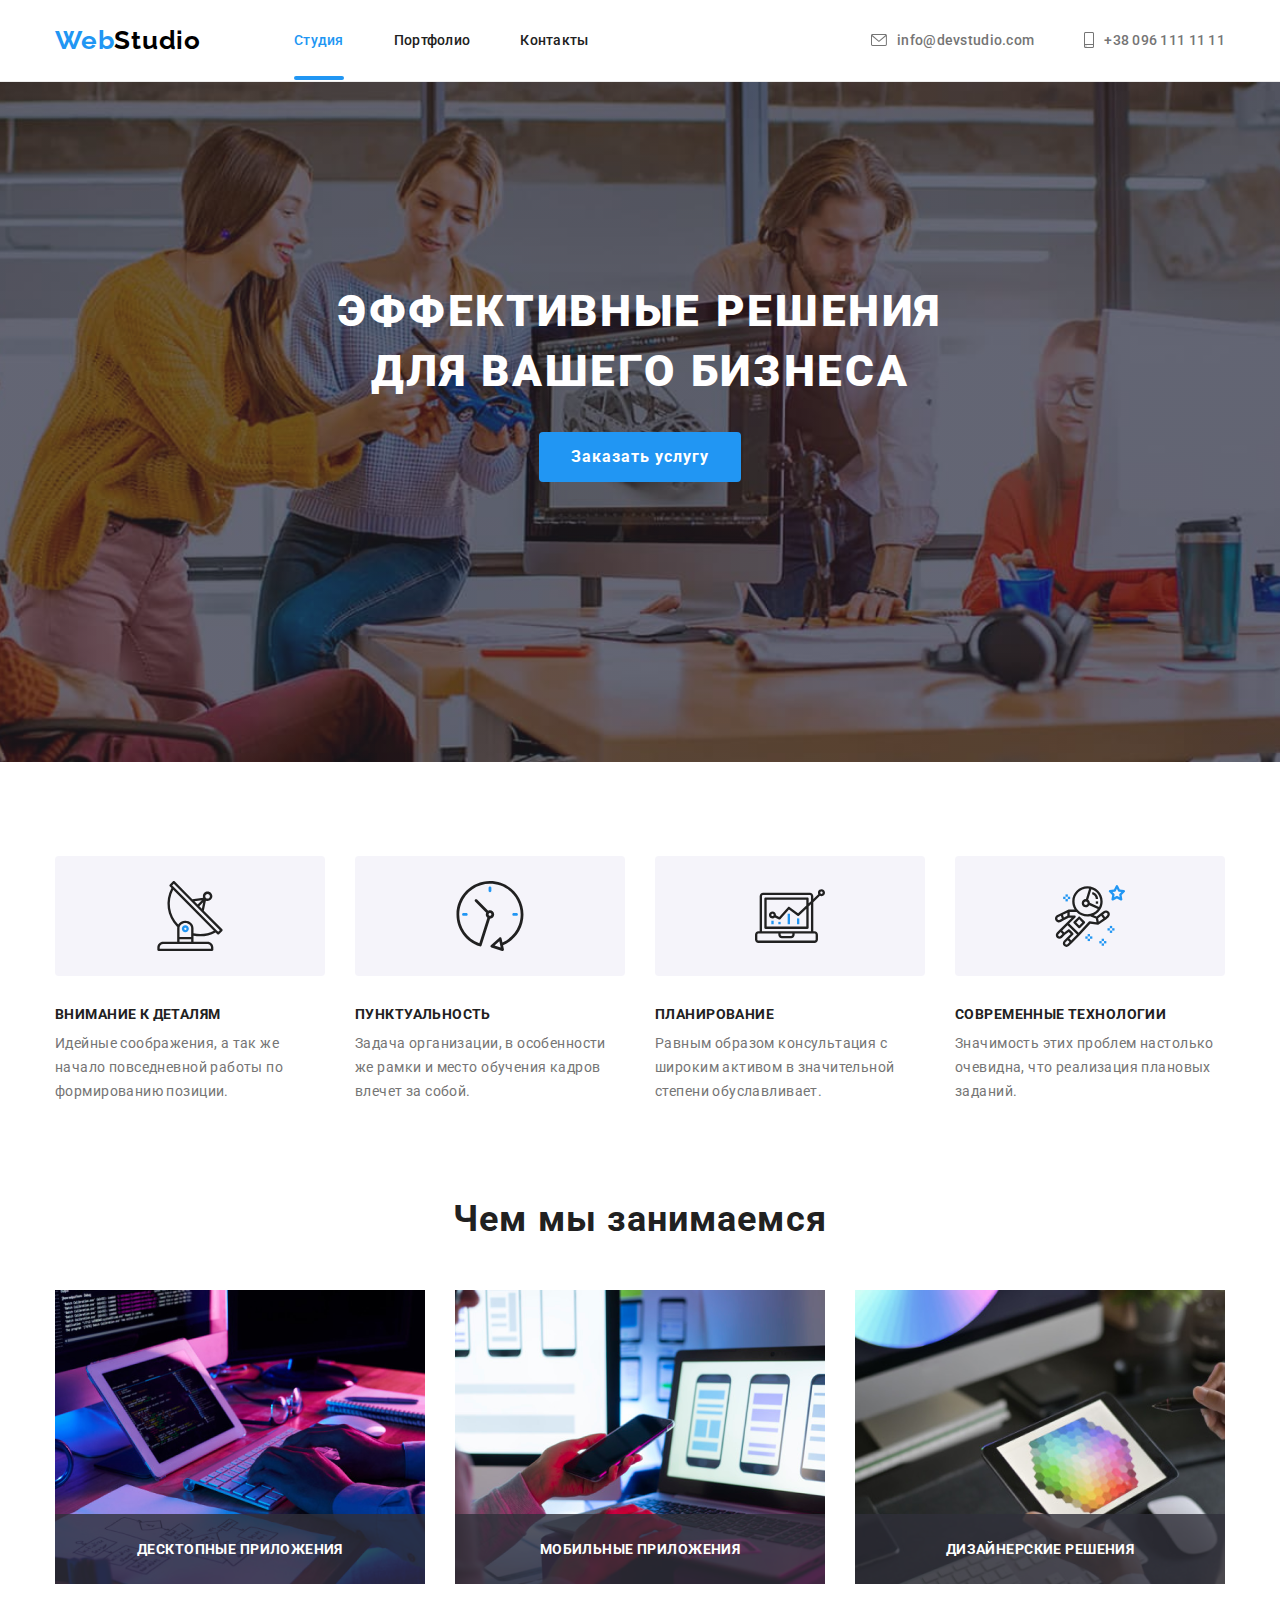
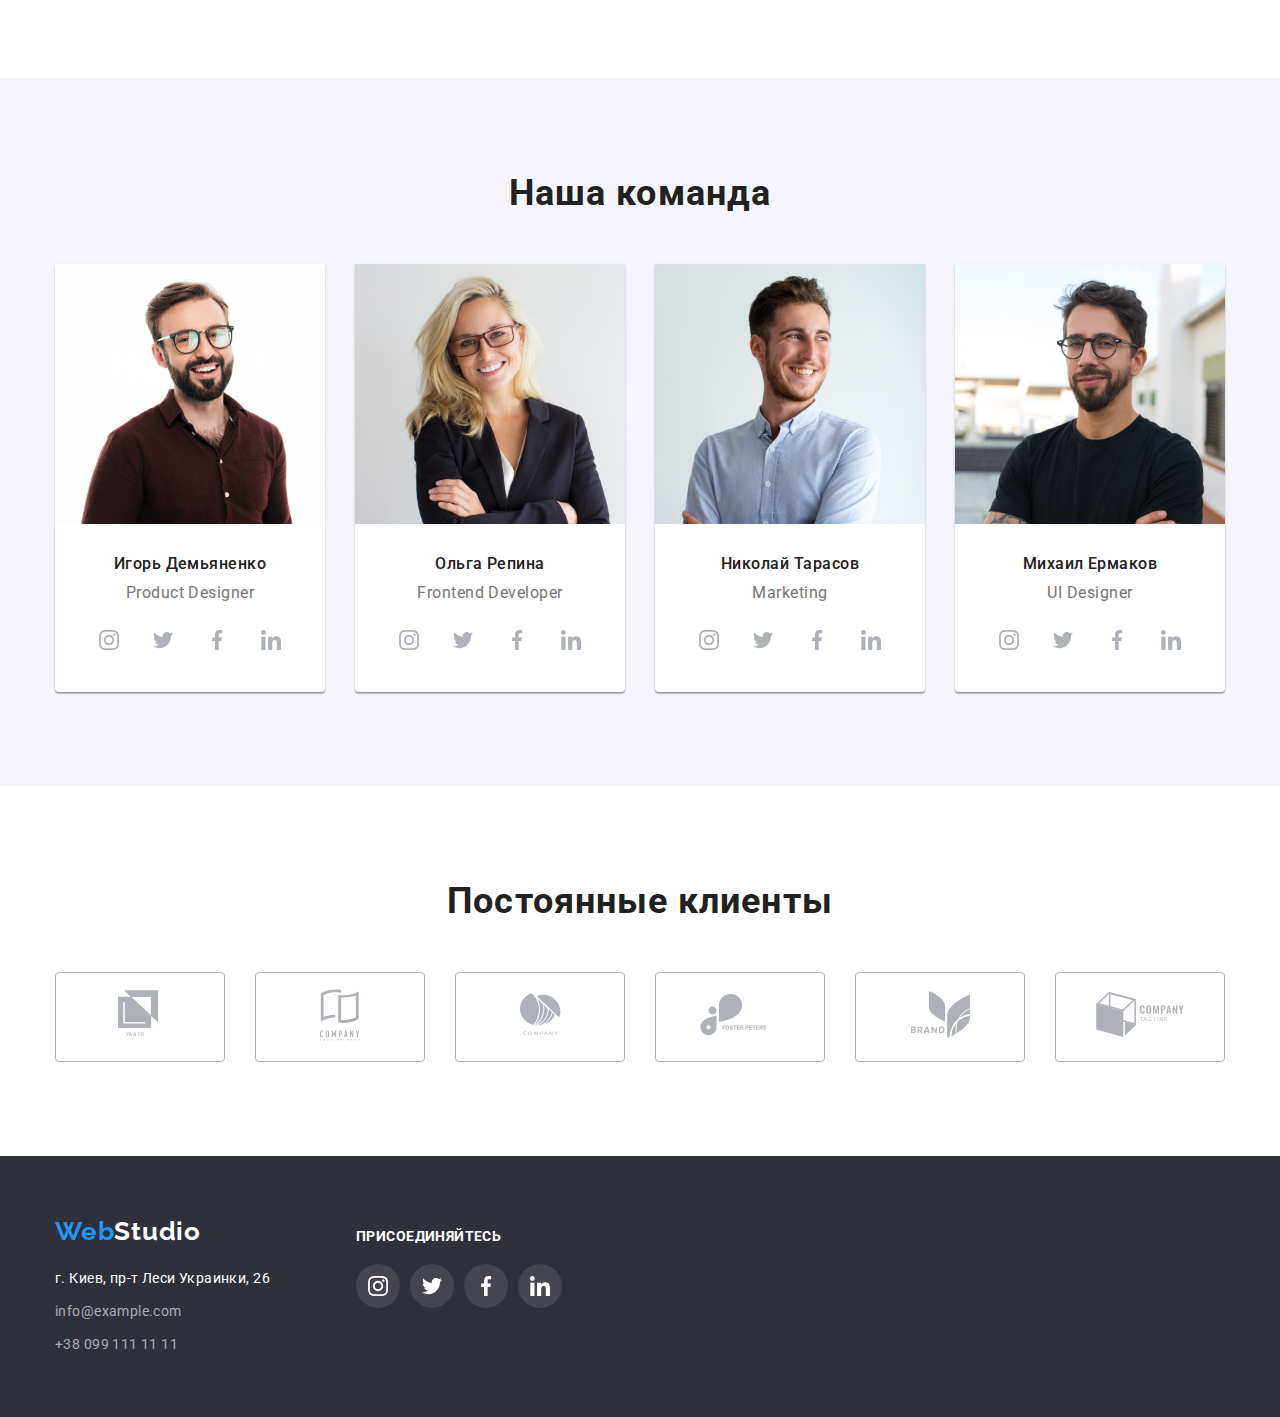
<file: index.html>
<!DOCTYPE html>
<html lang="ru">
<head>
    <meta charset="UTF-8">
    <meta name="viewport" content="width=device-width, initial-scale=1.0">
    <title>WebStudio</title>
    <link rel="preconnect" href="https://fonts.gstatic.com">
    <link href="https://fonts.googleapis.com/css2?family=Raleway:wght@700&family=Roboto:wght@400;500;700;900&display=swap"
        rel="stylesheet">
    <link rel="stylesheet" href="https://cdnjs.cloudflare.com/ajax/libs/modern-normalize/1.0.0/modern-normalize.min.css" />
    <link rel="stylesheet" href="https://cdnjs.cloudflare.com/ajax/libs/animate.css/4.1.1/animate.min.css" />
    <link rel="stylesheet" href="./css/style.css">
</head>
<body>
    <!-- Шапка сайта -->
    <header class="header">
        <div class="container">
            <nav class="site-nav">
            <a href="./index.html" lang="en" aria-label="logo" class="logo list"><span class="logo-wrap">Web</span>Studio</a>
            <ul class="site-nav-items list">
                <li class="site-nav-item"><a href="./index.html" class="site-nav-link"><span class="active-page">Студия</span></a></li>
                <li class="site-nav-item"><a href="./portfolio.html" class="site-nav-link">Портфолио</a></li>
                <li class="site-nav-item"><a href="" class="site-nav-link">Контакты</a></li>
            </ul>
            </nav>
        <!-- Контакты -->
            <address class="nav-adress">
            <ul class="contacts list">
                <li class="nav-contacts-item">
                   <div class="contacts-container">
                    <a href="mailto:info@devstudio.com" class="site-nav-contacts icons">
                            <svg class="mail-icon">
                                <use href="./img/sprite.svg#icon-envelope"></use>
                            </svg>
                        info@devstudio.com</a>
                    </div>
                </li>

                <li class="nav-contacts-item">
                    <div class="contacts-container">
                    <a href="tel:+380961111111" class="site-nav-contacts">
                    <svg class="mail-icon tel">
                        <use href="./img/sprite.svg#icon-smartphone"></use>
                    </svg>
                    +38 096 111 11 11</a>
                    </div>
                </li>
            </ul>
            </address>
        </div>
    </header>
<!-- Основной контент -->
    <main>
        <!-- Герой -->
        <section class="hero">
            <div class="container">
                <h1 class="hero-text">Эффективные решения для вашего бизнеса</h1>
                <button type="button" class="hero-btn  animate__pulse" data-modal-open>Заказать услугу</button>
            </div>
        </section>

        <!-- Преимущества-->
        <section class="advantages section">
            <div class="container ">
            <h2 class="visually-hidden">Преимущества</h2>
            <ul class="list advantages-list">
                <li class="advantages-items icon-antenna">
                    <h3 class="advantages-items-title">Внимание к деталям</h3>
                    <p class="advantages-items-text">Идейные соображения, а так же<br> начало повседневной работы по<br> формированию позиции.</p>
                </li>
                <li class="advantages-items icon-clock">
                    <h3 class="advantages-items-title">Пунктуальность</h3>
                    <p class="advantages-items-text">Задача организации, в особенности<br> же рамки и место обучения кадров<br> влечет за собой.</p>
                </li>
                <li class="advantages-items icon-daigram">
                    <h3 class="advantages-items-title">Планирование</h3>
                    <p class="advantages-items-text">Равным образом консультация с<br> широким активом в значительной<br> степени обуславливает.</p>
                </li>
                <li class="advantages-items icon-astronaut">
                    <h3 class="advantages-items-title">Современные технологии</h3>
                    <p class="advantages-items-text">Значимость этих проблем настолько<br> очевидна, что реализация плановых<br> заданий.</p>
                </li>
            </ul>
            </div>
        </section>
        <!-- Виды деятельности  -->
        <section class="activity">
            <div class="container">
            <h2 class="activity-title">Чем мы занимаемся</h2>
            <ul class="list activity-list">
                <li class="activity-item">
                    <img src="./img/note.png" alt="Печать на ноутбуке" width="370" height="294">
                    <p class="activity-text">Десктопные приложения</p>
                </li>
                <li class="activity-item"><img src="./img/tel.png" alt="Просмотр телефона" width="370" height="294">
                    <p class="activity-text">Мобильные приложения</p>
                </li>
                <li class="activity-item"><img src="./img/tablet.png" alt="Просмотр планшета" width="370" height="294">
                    <p class="activity-text">Дизайнерские решения</p>
                </li>
            </ul>
            </div>
        </section>

        <!-- Наша команда -->
        <section class="team section">
            <div class="container ">
            <h2 class="team-title">Наша команда</h2>
                <div class="team-items">
                <ul class="list team-list">
                <li class="team-subtitle">
                    <img src="./img/team1.jpg" alt="Фото Игорь Демьяненко" width="270" height="260">
                    <div class="team-container">
                    <h3 class="team-name">Игорь Демьяненко</h3>
                    <p lang="en" class="team-prof">Product Designer</p>
                    <ul class="social-link list">
                        <li class="social-list"><a class="social-link-list" href="">
                            <svg class="social-list-icon">
                                <use href="./img/sprite.svg#icon-instagram-2"></use>
                            </svg>
                        </a></li>
                        <li class="social-list"><a class="social-link-list" href="">
                            <svg class="social-list-icon">
                                <use href="./img/sprite.svg#icon-twitter-1"></use>
                            </svg>
                        </a></li>
                        <li class="social-list"><a class="social-link-list" href="">
                            <svg class="social-list-icon">
                                <use href="./img/sprite.svg#icon-facebook-1"></use>
                            </svg>
                        </a></li>
                        <li class="social-list"><a class="social-link-list" href="">
                            <svg class="social-list-icon">
                                <use href="./img/sprite.svg#icon-linkedin-1"></use>
                            </svg>
                        </a></li>
                    </ul>
                    </div>
                </li>
                <li class="team-subtitle">
                    <img src="./img/team2.jpg" alt="Фото Ольга Репина" width="270" height="260">
                    <div class="team-container">
                    <h3 class="team-name">Ольга Репина</h3>
                    <p lang="en" class="team-prof">Frontend Developer</p>
                    <ul class="social-link list">
                        <li class="social-list"><a class="social-link-list" href="">
                                <svg class="social-list-icon">
                                    <use href="./img/sprite.svg#icon-instagram-2"></use>
                                </svg>
                            </a></li>
                        <li class="social-list"><a class="social-link-list" href="">
                                <svg class="social-list-icon">
                                    <use href="./img/sprite.svg#icon-twitter-1"></use>
                                </svg>
                            </a></li>
                        <li class="social-list"><a class="social-link-list" href="">
                                <svg class="social-list-icon">
                                    <use href="./img/sprite.svg#icon-facebook-1"></use>
                                </svg>
                            </a></li>
                        <li class="social-list"><a class="social-link-list" href="">
                                <svg class="social-list-icon">
                                    <use href="./img/sprite.svg#icon-linkedin-1"></use>
                                </svg>
                            </a></li>
                    </ul>
                    </div>
                </li>
                <li class="team-subtitle">
                    <img src="./img/team3.jpg" alt="Фото иколай Тарасовды" width="270" height="260">
                    <div class="team-container">
                    <h3 class="team-name">Николай Тарасов</h3>
                    <p lang="en" class="team-prof">Marketing</p>
                    <ul class="social-link list">
                        <li class="social-list"><a class="social-link-list" href="">
                                <svg class="social-list-icon">
                                    <use href="./img/sprite.svg#icon-instagram-2"></use>
                                </svg>
                            </a></li>
                        <li class="social-list"><a class="social-link-list" href="">
                                <svg class="social-list-icon">
                                    <use href="./img/sprite.svg#icon-twitter-1"></use>
                                </svg>
                            </a></li>
                        <li class="social-list"><a class="social-link-list" href="">
                                <svg class="social-list-icon">
                                    <use href="./img/sprite.svg#icon-facebook-1"></use>
                                </svg>
                            </a></li>
                        <li class="social-list"><a class="social-link-list" href="">
                                <svg class="social-list-icon">
                                    <use href="./img/sprite.svg#icon-linkedin-1"></use>
                                </svg>
                            </a></li>
                    </ul>
                    </div>
                </li>
                <li class="team-subtitle">
                    <img src="./img/team4.jpg" alt="Фото Михаил Ермаков" width="270" height="260">
                    <div class="team-container">
                    <h3 class="team-name">Михаил Ермаков</h3>
                    <p lang="en" class="team-prof">UI Designer</p>
                    <ul class="social-link list">
                        <li class="social-list"><a class="social-link-list" href="">
                                <svg class="social-list-icon">
                                    <use href="./img/sprite.svg#icon-instagram-2"></use>
                                </svg>
                            </a>
                        </li>
                        <li class="social-list"><a class="social-link-list" href="">
                                <svg class="social-list-icon">
                                    <use href="./img/sprite.svg#icon-twitter-1"></use>
                                </svg>
                            </a>
                        </li>
                        <li class="social-list"><a class="social-link-list" href="">
                                <svg class="social-list-icon">
                                    <use href="./img/sprite.svg#icon-facebook-1"></use>
                                </svg>
                            </a>
                        </li>
                        <li class="social-list"><a class="social-link-list" href="">
                                <svg class="social-list-icon">
                                    <use href="./img/sprite.svg#icon-linkedin-1"></use>
                                </svg>
                            </a>
                        </li>
                    </ul>
                    </div>
                </li>
                </ul>
                </div>
            </div>
        </section>

        <!-- Постоянные клиенты -->
        <section class="section">
            <div class="container">
            <h2 class="clients-title">Постоянные клиенты</h2>
            <ul class="clients-links list">
                <li class="clients-list">
                    <a class="clients-link-list" href="">
                         <svg class="clients-list-icon logo-1">
                            <use href="./img/sprite.svg#icon-logo-1"></use>
                         </svg>
                     </a>
                </li>
                
                <li class="clients-list"><a class="clients-link-list" href="">
                        <svg class="clients-list-icon logo-2">
                            <use href="./img/sprite.svg#icon-logo-2"></use>
                        </svg>
                    </a>
                </li>
                
                <li class="clients-list"><a class="clients-link-list" href="">
                        <svg class="clients-list-icon logo-3">
                            <use href="./img/sprite.svg#icon-logo-3"></use>
                        </svg>
                    </a>
                </li>
                
                <li class="clients-list"><a class="clients-link-list" href="">
                        <svg class="clients-list-icon logo-4">
                            <use href="./img/sprite.svg#icon-logo-4"></use>
                        </svg>
                    </a>
                </li>
                
                <li class="clients-list"><a class="clients-link-list" href="">
                        <svg class="clients-list-icon logo-5">
                            <use href="./img/sprite.svg#icon-logo-5"></use>
                        </svg>
                    </a>
                </li>
                
                <li class="clients-list"><a class="clients-link-list" href="">
                        <svg class="clients-list-icon logo-6">
                            <use href="./img/sprite.svg#icon-logo-6"></use>
                        </svg>
                    </a>
                </li>
            </ul>
            </div>
        </section>
    </main>

    <!-- Футер -->
    <footer class="footer">
        <div class="container">
            <div>
        <a href="./index.html" lang="en" aria-label="logo" class="logo logo-footer"><span class="logo-wrap">Web</span>Studio</a>
        <address class="footer-adress">
            <ul class="footer-items list">
                <li class="footer-item"><a href="https://goo.gl/maps/xtePZbkeU8jfwrnNA" target="_blank" class="footer-contacts map">г. Киев, пр-т Леси Украинки, 26</a></li>
                <li class="footer-item"><a href="mailto:info@example.com" class="footer-contacts">info@example.com</a></li>
                <li class="footer-item"><a href="tel:+380991111111" class="footer-contacts">+38 099 111 11 11</a></li>
            </ul>
        </address>
        </div>
        <div class="footer-social-links">
            <p class="footer-call">присоединяйтесь</p>
            <ul class="footer-link list">
                <li class="social-list"><a class="social-link-list" href="">
                        <svg class="social-list-icon">
                            <use href="./img/sprite.svg#icon-instagram-2"></use>
                        </svg>
                    </a></li>
                <li class="social-list"><a class="social-link-list" href="">
                        <svg class="social-list-icon">
                            <use href="./img/sprite.svg#icon-twitter-1"></use>
                        </svg>
                    </a></li>
                <li class="social-list"><a class="social-link-list" href="">
                        <svg class="social-list-icon">
                            <use href="./img/sprite.svg#icon-facebook-1"></use>
                        </svg>
                    </a></li>
                <li class="social-list"><a class="social-link-list" href="">
                        <svg class="social-list-icon">
                            <use href="./img/sprite.svg#icon-linkedin-1"></use>
                        </svg>
                    </a></li>
            </ul>
        </div>
        </div>
    </footer>

<!-- МОДАЛКА -->
    <div class="backdrop is-hidden" data-modal>
        <div class="modal">
            <button type="button" class="close-btn close" data-modal-close>
                <use href="./img/close-btn.svg"></use>
            </button>
        </div>
    </div>

    <script src="./js/modal.js"></script>
</body>
</html>
</file>
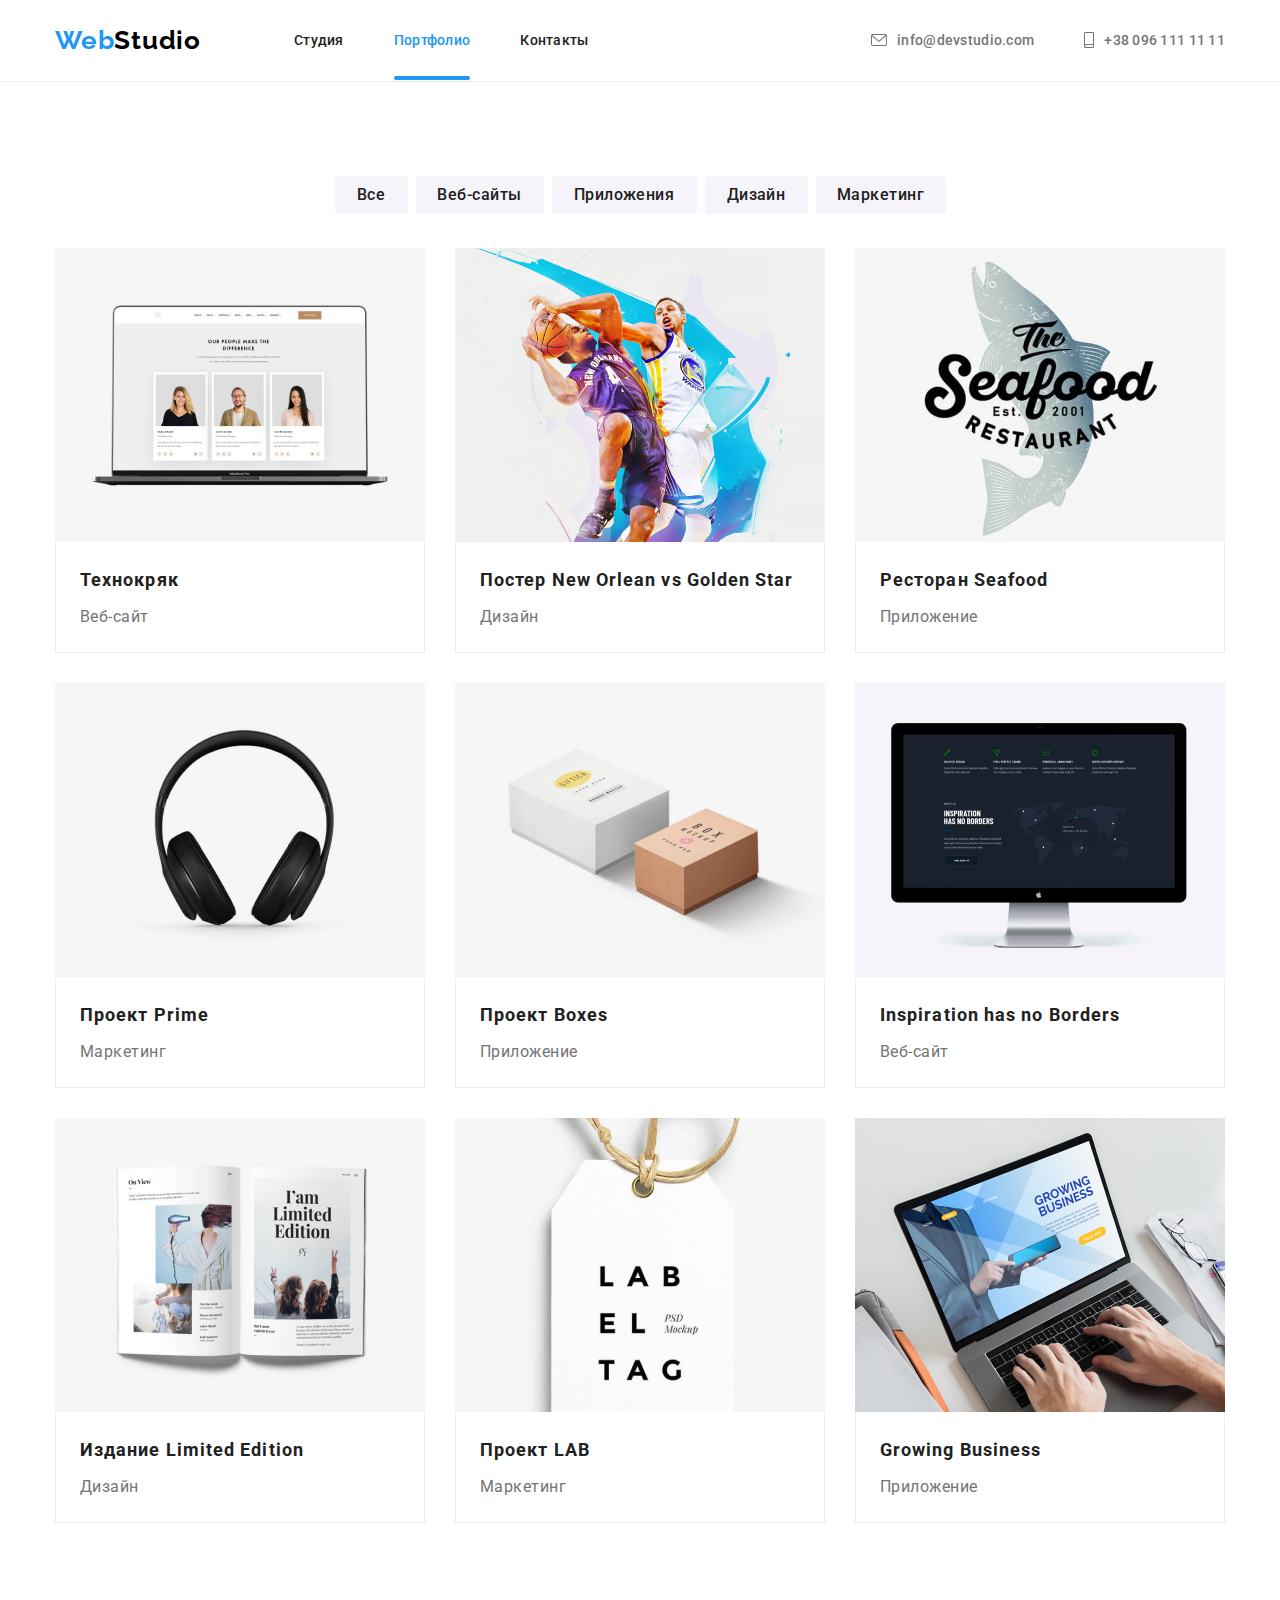
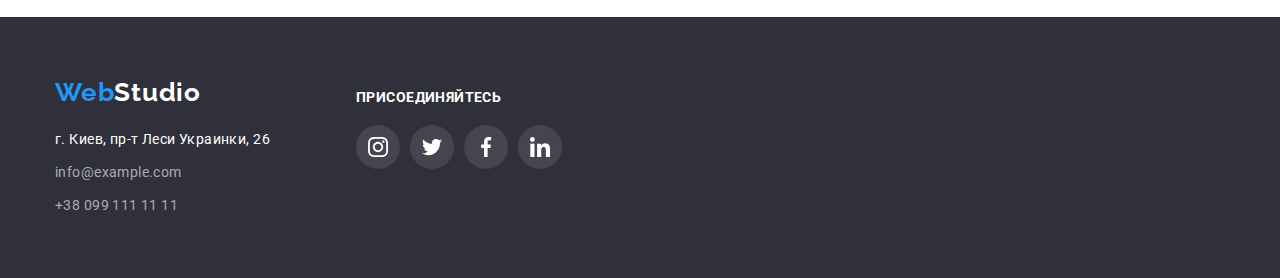
<file: portfolio.html>
<!DOCTYPE html>
<html lang="ru">

<head>
    <meta charset="UTF-8">
    <meta name="viewport" content="width=device-width, initial-scale=1.0">
    <title>WebStudio</title>
    <link rel="preconnect" href="https://fonts.gstatic.com">
    <link href="https://fonts.googleapis.com/css2?family=Raleway:wght@700&family=Roboto:wght@400;500;700;900&display=swap"
        rel="stylesheet">
    <link rel="stylesheet" href="https://cdnjs.cloudflare.com/ajax/libs/modern-normalize/1.0.0/modern-normalize.min.css" />
    <link rel="stylesheet" href="https://cdnjs.cloudflare.com/ajax/libs/animate.css/4.1.1/animate.min.css" />
    <link rel="stylesheet" href="./css/style.css">
</head>

<body>
    <!-- Шапка сайта -->
    <header class="header">
        <div class="container">
            <nav class="site-nav">
                <a href="./index.html" lang="en" aria-label="logo" class="logo list"><span
                        class="logo-wrap">Web</span>Studio</a>
                <ul class="site-nav-items list">
                    <li class="site-nav-item"><a href="./index.html" class="site-nav-link">Студия</a></li>
                    <li class="site-nav-item"><a href="./portfolio.html" class="site-nav-link"><span class="active-page">Портфолио</span></a></li>
                    <li class="site-nav-item"><a href="" class="site-nav-link">Контакты</a></li>
                </ul>
            </nav>
            <!-- Контакты -->
            <address class="nav-adress">
                <ul class="contacts list">
                    <li class="nav-contacts-item">
                        <div class="contacts-container">
                            <a href="mailto:info@devstudio.com" class="site-nav-contacts icons">
                                <svg class="mail-icon">
                                    <use href="./img/sprite.svg#icon-envelope"></use>
                                </svg>
                                info@devstudio.com</a>
                        </div>
                    </li>
            
                    <li class="nav-contacts-item">
                        <div class="contacts-container">
                            <a href="tel:+380961111111" class="site-nav-contacts">
                                <svg class="mail-icon tel">
                                    <use href="./img/sprite.svg#icon-smartphone"></use>
                                </svg>
                                +38 096 111 11 11</a>
                        </div>
                    </li>
                </ul>
            </address>
        </div>
    </header>
    <!-- Основной контент -->
    <main>
        <!-- Портофлио -->
        <section class="portfolio-section section">
            <div class="container">
            <h1 class="visually-hidden">Портофлио</h1>
            <!-- Кнопки портфолио -->
            <div class="filters-container">
            <ul class="filters list">
                <li class="filter-list"><button type="button" class="filters-btn btn-1">Все</button>
                <li class="filter-list"><button type="button" class="filters-btn btn-2">Веб-сайты</button>
                <li class="filter-list"><button type="button" class="filters-btn btn-3">Приложения</button>
                <li class="filter-list"><button type="button" class="filters-btn btn-4">Дизайн</button>
                <li class="filter-list"><button type="button" class="filters-btn btn-5">Маркетинг</button>
            </ul>
            </div>
            <!-- Примеры портофлио -->
            
            <ul class="list">
                <div class="first-portf-line">
                <li class="portfolio-examples"> 
                    <a href="" class="portfolio-link">
                    <div class="overlay-wrapper">
                        <img src="./img/portfolio/project1.png" alt="3 фото людей" width="370" height="294">
                        <p class="overlay">Технокряк это современная площадка распространения коронавируса. Компании используют эту платформу для цифрового
                        шпионажа и атак на защищённые сервера конкурентов.</p>
                    </div>
                    <div class="container-title">
                    <h2 class="portfolio-title">Технокряк</h2>
                    <p class="portfolio-text">Веб-сайт</p>
                    </div>
                    </a>
                </li>
                <li class="portfolio-examples">
                    <a href="" class="portfolio-link">
                        <div class="overlay-wrapper">
                            <img src="./img/portfolio/project2.png" alt="парни играют в баскетбол" width="370" height="294">
                            <p class="overlay">Технокряк это современная площадка распространения коронавируса. Компании используют эту платформу
                        для цифрового шпионажа и атак на защищённые сервера конкурентов.</p>
                        </div>
                    <div class="container-title">
                    <h2 class="portfolio-title">Постер New Orlean vs Golden Star</h2>
                    <p class="portfolio-text">Дизайн</p>
                    </div>
                    </a>
                </li>
                <li class="portfolio-examples">
                    <a href="" class="portfolio-link">
                        <div class="overlay-wrapper">
                            <img src="./img/portfolio/project3.png" alt="фото рыбный ресторан" width="370" height="294">
                            <p class="overlay">Технокряк это современная площадка распространения коронавируса. Компании используют эту платформу
                        для цифрового шпионажа и атак на защищённые сервера конкурентов.</p>
                        </div>
                    <div class="container-title">
                    <h2 class="portfolio-title">Ресторан Seafood</h2>
                    <p class="portfolio-text">Приложение</p>
                    </div>
                    </a>
                </li>
                </div>

                <div class="second-portf-line">
                <li class="portfolio-examples">
                    <a href="" class="portfolio-link">
                        <div class="overlay-wrapper">
                            <img src="./img/portfolio/project4.png" alt="наушники" width="370" height="294">
                            <p class="overlay">Технокряк это современная площадка распространения коронавируса. Компании используют эту платформу
                        для цифрового шпионажа и атак на защищённые сервера конкурентов.</p>
                        </div>
                    <div class="container-title">
                    <h2 class="portfolio-title">Проект Prime</h2>
                    <p class="portfolio-text">Маркетинг</p>
                    </div>
                    </a>
                </li>
                <li class="portfolio-examples">
                    <a href="" class="portfolio-link">
                        <div class="overlay-wrapper">
                            <img src="./img/portfolio/project5.png" alt="2 коробки" width="370" height="294">
                            <p class="overlay">Технокряк это современная площадка распространения коронавируса. Компании используют эту платформу
                        для цифрового шпионажа и атак на защищённые сервера конкурентов.</p>
                        </div>
                    <div class="container-title">
                    <h2 class="portfolio-title">Проект Boxes</h2>
                    <p class="portfolio-text">Приложение</p>
                    </div>
                    </a>
                </li>
                <li class="portfolio-examples">
                    <a href="" class="portfolio-link">
                        <div class="overlay-wrapper">
                            <img src="./img/portfolio/project6.png" alt="монитор" width="370" height="294">
                            <p class="overlay">Технокряк это современная площадка распространения коронавируса. Компании используют эту платформу
                        для цифрового шпионажа и атак на защищённые сервера конкурентов.</p>
                        </div>
                    <div class="container-title">
                    <h2 lang="en" class="portfolio-title">Inspiration has no Borders</h2>
                    <p class="portfolio-text">Веб-сайт</p>
                    </div>
                    </a>
                </li>
                </div>

                <div class="third-portf-line">
                <li class="portfolio-examples">
                    <a href="" class="portfolio-link">
                        <div class="overlay-wrapper">
                            <img src="./img/portfolio/project7.png" alt="расскрытая книга" width="370" height="294">
                            <p class="overlay">Технокряк это современная площадка распространения коронавируса. Компании используют эту платформу
                        для цифрового шпионажа и атак на защищённые сервера конкурентов.</p>
                        </div>
                    <div class="container-title">
                    <h2 class="portfolio-title">Издание Limited Edition</h2>
                    <p class="portfolio-text">Дизайн</p>
                    </div>
                    </a>
                </li>
                <li class="portfolio-examples">
                    <a href="" class="portfolio-link">
                        <div class="overlay-wrapper">
                            <img src="./img/portfolio/project8.png" alt="лейбл" width="370" height="294">
                            <p class="overlay">Технокряк это современная площадка распространения коронавируса. Компании используют эту платформу
                        для цифрового шпионажа и атак на защищённые сервера конкурентов.</p>
                        </div>
                    <div class="container-title">
                    <h2 class="portfolio-title">Проект LAB</h2>
                    <p class="portfolio-text">Маркетинг</p>
                    </div>
                    </a>
                </li>
                <li class="portfolio-examples">
                    <a href="" class="portfolio-link">
                        <div class="overlay-wrapper">
                            <img src="./img/portfolio/project9.png" alt="ноутбук" width="370" height="294">
                            <p class="overlay">Технокряк это современная площадка распространения коронавируса. Компании используют эту платформу
                        для цифрового шпионажа и атак на защищённые сервера конкурентов.</p>
                        </div>
                    <div class="container-title">
                    <h2 lang="en" class="portfolio-title">Growing Business</h2>
                    <p class="portfolio-text">Приложение</p>
                    </div>
                    </a>
                </li>
                </div>
            </ul>
        
            </div>
        </section>
    </main>

    <!-- Футер -->
    <footer class="footer">
        <div class="container">
            <div>
                <a href="./index.html" lang="en" aria-label="logo" class="logo logo-footer"><span
                        class="logo-wrap">Web</span>Studio</a>
                <address class="footer-adress">
                    <ul class="footer-items list">
                        <li class="footer-item"><a href="https://goo.gl/maps/xtePZbkeU8jfwrnNA" target="_blank"
                                class="footer-contacts map">г. Киев, пр-т Леси Украинки, 26</a></li>
                        <li class="footer-item"><a href="mailto:info@example.com" class="footer-contacts">info@example.com</a>
                        </li>
                        <li class="footer-item"><a href="tel:+380991111111" class="footer-contacts">+38 099 111 11 11</a></li>
                    </ul>
                </address>
            </div>
            <div class="footer-social-links">
                <p class="footer-call">присоединяйтесь</p>
                <ul class="footer-link list">
                    <li class="social-list"><a class="social-link-list" href="">
                            <svg class="social-list-icon">
                                <use href="./img/sprite.svg#icon-instagram-2"></use>
                            </svg>
                        </a></li>
                    <li class="social-list"><a class="social-link-list" href="">
                            <svg class="social-list-icon">
                                <use href="./img/sprite.svg#icon-twitter-1"></use>
                            </svg>
                        </a></li>
                    <li class="social-list"><a class="social-link-list" href="">
                            <svg class="social-list-icon">
                                <use href="./img/sprite.svg#icon-facebook-1"></use>
                            </svg>
                        </a></li>
                    <li class="social-list"><a class="social-link-list" href="">
                            <svg class="social-list-icon">
                                <use href="./img/sprite.svg#icon-linkedin-1"></use>
                            </svg>
                        </a></li>
                </ul>
            </div>
        </div>
    </footer>
</body>
</html>
</file>
<file: css/style.css>
:root {
  --main-font: "Roboto", sans-serif;
  --secondary-font: "Raleway", sans-serif;
  --main-color-black: #212121;
  --main-color-grey: #757575;
  --accent-color-blue: #2196f3;
  --secondary-color-black: #000000;
  --accent-color-white: #ffffff;
  --secondary-color-white-transparence: rgb(255, 255, 255, 0.6);
  --btn-hover-color: #188ce8;
  --footer-bcg: #2f303a;
  --header-bcg: #ffffff;
  --team-bcg: #f5f4fa;
  --portfolio-bcg-btn-color: #f5f4fa;
  --portfolio-bcg-cards-color: #eeeeee;
  --line-header: #ececec;
}

body {
  font-family: var(--main-font);
}

/* ========== COMPONENTS ========== */

.visually-hidden {
  position: absolute;
  width: 1px;
  height: 1px;
  margin: -1px;
  border: 0;
  padding: 0;
  white-space: nowrap;
  clip-path: inset(100%);
  overflow: hidden;
}

.list {
  list-style-type: none;
}

.active-page {
  color: var(--accent-color-blue);
}

h1,
h2,
h3,
h4,
h5,
h6,
p {
  margin: 0%;
}

ul {
  margin: 0%;
  padding: 0%;
}

img {
  display: block;
}

.container {
  width: 1200px;
  margin: auto;
  padding: 0 15px;
}

.section {
  padding-bottom: 94px;
  padding-top: 94px;
}

/* .animation:hover {
  transition: transform 5250ms;
  transition-timing-function: cubic-bezier(0.4, 0, 0.2, 1);
} */

/* ========== END COMPONENTS ========== */

/* ============================================== MAIN PAIGE =========================================================== */

/* ========== HEADER ========== */

header {
  background: var(--header-bcg);
}

.header {
  display: flex;
  align-items: center;
  border-bottom: 1px solid var(--line-header);
}

.site-nav {
  display: flex;
  align-items: center;
}

.header .container {
  display: flex;
  align-items: center;
  padding-top: 25px;
  padding-bottom: 25px;
}

.site-nav-items {
  display: flex;
}

.site-nav-link:hover,
.site-nav-link:focus {
  color: var(--accent-color-blue);
}
.site-nav .logo:hover,
.site-nav .logo:focus {
}

.contacts {
  display: flex;
}

.nav-adress {
  margin-left: auto;
}

.header .logo {
  margin-right: 93px;
}

.site-nav-item:not(:last-child) {
  margin-right: 50px;
}

.nav-contacts-item:not(:last-child) {
  margin-right: 50px;
}

.mail-icon-link {
  display: inline-block;
  margin-right: 10px;

  background-size: contain;
}
.mail-icon {
  width: 16px;
  height: 12px;
  fill: var(--main-color-grey);
  cursor: pointer;
  margin-right: 10px;
}

.mail-icon:hover,
.mail-icon:focus {
  fill: var(--accent-color-blue);
}

.logo {
  font-family: var(--secondary-font);
  font-weight: 700;
  color: var(--secondary-color-black);
  text-decoration: none;
  font-size: 26px;
  line-height: 1.192;
  letter-spacing: 0.03em;
}
.logo-wrap {
  color: var(--accent-color-blue);
}

.site-nav-link {
  text-decoration: none;
  color: var(--main-color-black);
  font-size: 14px;
  line-height: 1.142;
  letter-spacing: 0.02em;
  font-weight: 500;
  transition: color 250ms cubic-bezier(0.4, 0, 0.2, 1);
}

.contacts {
  font-style: normal;
}
.site-nav-contacts {
  color: var(--main-color-grey);
  font-size: 14px;
  line-height: 1.142;
  letter-spacing: 0.02em;
  font-weight: 500;
  text-decoration: none;
  display: flex;
  align-items: center;
  padding: 2px 0px;
  transition: color 250ms cubic-bezier(0.4, 0, 0.2, 1);
}
.site-nav-contacts:hover .mail-icon,
.site-nav-contacts:focus .mail-icon {
  fill: var(--accent-color-blue);
}
.site-nav-contacts:hover,
.site-nav-contacts:focus {
  color: var(--accent-color-blue);
}

.tel {
  width: 10px;
  height: 16px;
  margin-bottom: 1px;
}

.active-page::after {
  content: "";
  display: inline-block;
  width: 100%;
  position: absolute;
  height: 4px;
  background-color: var(--accent-color-blue);
  bottom: -32px;
  left: 0px;
  border-radius: 2px;
}
.active-page {
  position: relative;
}

/* ========== END HEADER ========== */

/* ========== FOOTER ========== */

footer {
  background-color: var(--footer-bcg);
}

.footer {
  padding-top: 60px;
  padding-bottom: 60px;
}
.footer-items {
  font-style: normal;
  display: block;
}

.footer-adress {
  margin-top: 20px;
  width: 231px;
}

.footer-item:not(:last-child) {
  margin-bottom: 9px;
}

.footer-contacts {
  font-family: var(--main-font);
  color: var(--secondary-color-white-transparence);
  text-decoration: none;
  font-weight: 400;
  font-size: 14px;
  line-height: 1.714;
  letter-spacing: 0.03em;
}
.logo-footer {
  color: var(--accent-color-white);
}

.map {
  color: var(--accent-color-white);
}

.footer-social-links {
  display: block;
  margin-left: 70px;
}
.footer .container {
  display: flex;
}
.footer-call {
  display: flex;
  color: var(--accent-color-white);
  font-weight: 700;
  font-size: 14px;
  line-height: 1.143;
  letter-spacing: 0.03em;
  text-transform: uppercase;
  margin-bottom: 20px;
  padding-top: 12px;
}
.footer-link {
  display: flex;
}

.footer-social-links .social-link-list {
  background-color: rgb(255, 255, 255, 10%);
}
.footer-social-links .social-list-icon {
  fill: var(--accent-color-white);
}
/* ========== END FOOTER ========== */

/* ========== HERO ========== */

.hero {
  background: var(--footer-bcg);
  padding-top: 200px;
  padding-bottom: 280px;
  background-image: linear-gradient(
      rgba(47, 48, 58, 0.4),
      rgba(47, 48, 58, 0.4)
    ),
    url("../img/workingpeople.jpg");
  background-repeat: no-repeat;
  max-width: 1600px;
  background-size: cover;
  background-position: center;
  margin-left: auto;
  margin-right: auto;
}

.hero .container {
  text-align: center;
}

.hero-text {
  font-family: var(--main-font);
  font-weight: 900;
  color: var(--accent-color-white);
  font-size: 44px;
  line-height: 1.363;
  letter-spacing: 0.06em;
  text-transform: uppercase;
  width: 696px;
  height: 120px;
  margin: auto;
  margin-bottom: 30px;
}

.hero-btn {
  background-color: var(--accent-color-blue);
  color: var(--accent-color-white);
  font-size: 16px;
  line-height: 1.875;
  letter-spacing: 0.06em;
  font-weight: 700;
  font-family: var(--main-font);
  min-width: 200px;
  height: 50px;
  border-radius: 4px;
  border: none;
  padding: 10px 32px;
  transition: all 250ms cubic-bezier(0.4, 0, 0.2, 1);
  animation-duration: 1000ms;
  animation-iteration-count: 3;
}

.hero-btn:hover,
.hero-btn:focus {
  background: var(--btn-hover-color);
  color: var(--accent-color-white);
  cursor: pointer;
}

/* ========== END HERO ========== */

/* ========== ADVANTAGES ========== */

.advantages {
  background: var(--header-bcg);
}

.advantages-items:not(:last-child) {
  margin-right: 30px;
}

.advantages-items {
  width: 270px;
}

.advantages-list {
  display: flex;
  align-items: center;
  justify-content: center;
}

.advantages-items-title {
  color: var(--main-color-black);
  font-weight: 700;
  font-size: 14px;
  line-height: 1.142;
  letter-spacing: 0.03em;
  text-transform: uppercase;
  margin-bottom: 10px;
}
.advantages-items-text {
  color: var(--main-color-grey);
  font-weight: 400;
  font-size: 14px;
  line-height: 1.714;
  letter-spacing: 0.03em;
}
/* ========== END ADVANTAGES ========== */

/* ========== ACTIVITY ========== */

.activity {
  background: var(--header-bcg);
  padding-bottom: 94px;
}

.activity-list {
  display: flex;
  align-items: center;
  justify-content: center;
}

.activity-title {
  color: var(--main-color-black);
  font-weight: 700;
  font-size: 36px;
  line-height: 1.167;
  letter-spacing: 0.03em;
  text-align: center;
  margin-bottom: 50px;
}

.activity-item:not(:last-child) {
  margin-right: 30px;
}

.activity-text {
  position: absolute;
  padding-top: 27px;
  padding-bottom: 27px;
  background: rgba(47, 48, 58, 0.8);
  font-weight: bold;
  font-size: 14px;
  line-height: 1.143;
  text-align: center;
  letter-spacing: 0.03em;
  color: var(--accent-color-white);
  text-transform: uppercase;
  bottom: 0;
  width: 100%;
}
.activity-item {
  position: relative;
}
/* ========== END ACTIVITY ========== */

/* ========== TEAM ========== */

.team {
  background: var(--team-bcg);
}
.team-subtitle {
  background: var(--header-bcg);
  text-align: center;
  border-radius: 0px 0px 4px 4px;
  box-shadow: 0px 1px 3px rgba(0, 0, 0, 0.12), 0px 1px 1px rgba(0, 0, 0, 0.14),
    0px 2px 1px rgba(0, 0, 0, 0.2);
}

.team-container {
  padding: 30px 32px;
}

.team-title {
  margin-bottom: 50px;
  text-align: center;
}

.team-list {
  display: flex;
  align-items: center;
  justify-content: center;
}

.team-subtitle:not(:last-child) {
  margin-right: 30px;
}

.team .container .team-title {
  color: var(--main-color-black);
  font-weight: 700;
  font-size: 36px;
  line-height: 1.167;
  letter-spacing: 0.03em;
}

.team-name {
  color: var(--main-color-black);
  font-weight: 500;
  font-size: 16px;
  line-height: 1.187;
  letter-spacing: 0.03em;
  margin-bottom: 10px;
}
.team-prof {
  color: var(--main-color-grey);
  font-weight: 400;
  font-size: 16px;
  line-height: 1.187;
  letter-spacing: 0.03em;
}

/* ========== END TEAM ========== */
/* ============================================== END MAIN PAIGE =========================================================== */

/* ============================================== PORTFOLIO ===============================================================*/

/* ========== BTN PORTFOLIO ========== */
.filters-btn {
  background-color: var(--portfolio-bcg-btn-color);
  color: var(--main-color-black);
  font-weight: 500;
  font-size: 16px;
  line-height: 1.625;
  letter-spacing: 0.03em;
  font-family: var(--main-font);
  cursor: pointer;
  border-radius: 4px;
  border: none;
  min-width: 145px;
  height: 38px;
  transition: all 250ms cubic-bezier(0.4, 0, 0.2, 1);
}

.btn-1 {
  min-width: 73px;
}
.btn-2 {
  min-width: 128px;
}
.btn-3 {
  min-width: 145px;
}
.btn-4 {
  min-width: 103px;
}
.btn-5 {
  min-width: 130px;
}

.filters-btn:hover,
.filters-btn:focus {
  background-color: var(--accent-color-blue);
  color: var(--accent-color-white);
  box-shadow: 0px 3px 1px rgba(0, 0, 0, 0.1), 0px 1px 2px rgba(0, 0, 0, 0.08),
    0px 2px 2px rgba(0, 0, 0, 0.12);
}

.filters-container {
  display: flex;
  justify-content: center;
  align-items: center;
  padding-bottom: 34px;
}

.filters {
  display: flex;
  align-items: center;
  justify-content: center;
}

.filter-list:not(:last-child) {
  margin-right: 8px;
}
/* ========== END BTN PORTFOLIO ========== */

/* ==========  PORTFOLIO EXAMPLES========== */
.portfolio-examples {
  background-color: var(--accent-color-white);
}

.portfolio-examples:not(:last-child) {
  margin-right: 30px;
}

.portfolio-examples:hover,
.portfolio-examples:focus {
  box-shadow: 0px 1px 1px rgba(0, 0, 0, 0.12), 0px 4px 4px rgba(0, 0, 0, 0.06),
    1px 4px 6px rgba(0, 0, 0, 0.16);
}

.first-portf-line,
.second-portf-line,
.third-portf-line {
  display: flex;
  align-items: center;
  justify-content: center;
}

.second-portf-line,
.third-portf-line {
  margin-top: 30px;
}
.portfolio-link {
  text-decoration: none;
  display: inline-block;
}

.portfolio-title {
  color: var(--main-color-black);
  font-weight: 700;
  font-size: 18px;
  line-height: 2;
  letter-spacing: 0.06em;
  width: 322px;
  margin-bottom: 4px;
}

.portfolio-text {
  color: var(--main-color-grey);
  font-weight: 400;
  font-size: 16px;
  line-height: 1.875;
  letter-spacing: 0.03em;
  width: 322px;
}

.container-title {
  padding: 20px 24px 20px 24px;
  border: 1px solid var(--portfolio-bcg-cards-color);
  border-top: none;
  width: 370px;
}

/* ====ANIMATION==== */

.overlay-wrapper {
  position: relative;
  overflow: hidden;
}

.overlay {
  position: absolute;
  top: 0;
  left: 0;
  width: 100%;
  height: 100%;
  background: rgba(33, 150, 243, 0.9);
  color: var(--accent-color-white);
  padding: 63px 24px;
  font-size: 18px;
  line-height: 1.555;
  letter-spacing: 0.03em;
  transform: translateY(100%);
  transition: all 250ms cubic-bezier(0.4, 0, 0.2, 1);
}

.portfolio-examples:hover .overlay,
.portfolio-link:focus .overlay {
  transform: translateY(0%);
}
/* ==== END ANIMATION==== */

/* ========== END PORTFOLIO EXAMPLES========== */

/* ============================================= ICONS ======================================================== */

.social-link-list {
  display: flex;
  justify-content: center;
  align-items: center;
  width: 44px;
  height: 44px;
  background-color: var(--accent-color-white);
  border-radius: 50%;
  cursor: pointer;
  transition: all 250ms cubic-bezier(0.4, 0, 0.2, 1);
}

.social-link-list:hover .social-list-icon,
.social-link-list:focus .social-list-icon {
  fill: var(--accent-color-white);
}

.social-link-list:hover,
.social-link-list:focus {
  background-color: var(--accent-color-blue);
}
.social-link {
  display: flex;
  justify-content: center;
  margin-top: 16px;
}

.social-list-icon {
  width: 20px;
  height: 20px;
  fill: var(--color1, #afb1b8);
}

.social-list:not(:last-child) {
  margin-right: 10px;
}

.advantages-items::before {
  content: "";
  display: block;
  height: 120px;
  margin-bottom: 30px;
  border-radius: 4px;
  background-color: var(--team-bcg);

  background-repeat: no-repeat;
  background-position: center;
}
.icon-antenna::before {
  background-image: url("../img/antenna.svg");
}
.icon-clock::before {
  background-image: url("../img/clock.svg");
}
.icon-daigram::before {
  background-image: url("../img/diagram.svg");
}
.icon-astronaut::before {
  background-image: url("../img/astronaut.svg");
}

/* ============================================= END ICONS ======================================================== */

/* ============================================= CLIENTS ======================================================== */

.clients-title {
  font-size: 36px;
  line-height: 1.167;
  text-align: center;
  letter-spacing: 0.03em;
  color: var(--main-color-black);
  margin-bottom: 50px;
}

.clients-links {
  display: flex;
  justify-content: center;
}
.clients-list:not(:last-child) {
  margin-right: 30px;
}
.clients-list {
  display: flex;
  justify-content: center;
  width: 170px;
  height: 90px;
  border: solid 1px rgba(175, 177, 184, 1);
  border-radius: 4px;
  align-items: center;
  justify-content: center;
  cursor: pointer;
  transition: all 250ms cubic-bezier(0.4, 0, 0.2, 1);
}

.clients-list-icon {
  transition: all 250ms cubic-bezier(0.4, 0, 0.2, 1);
}

.logo-1 {
  width: 44.27px;
  height: 49.23px;
  fill: var(--color1, #afb1b8);
}

.clients-link-list .logo-1 {
  width: 44.27px;
  height: 49.23px;
  fill: var(--color1, #afb1b8);
}

.logo-2 {
  width: 40px;
  height: 52px;
  fill: var(--color1, #afb1b8);
}
.logo-3 {
  width: 41px;
  height: 42.6px;
  fill: var(--color1, #afb1b8);
}
.logo-4 {
  width: 79.66px;
  height: 42.02px;
  fill: var(--color1, #afb1b8);
}
.logo-5 {
  width: 59px;
  height: 47px;
  fill: var(--color1, #afb1b8);
}
.logo-6 {
  width: 88.48px;
  height: 45.44px;
  fill: var(--color1, #afb1b8);
}

.clients-list:hover,
.clients-container-link:focus .clients-list {
  border-color: var(--accent-color-blue);
}

.clients-list:hover .clients-list-icon,
.clients-link-list:focus .clients-list-icon {
  fill: var(--accent-color-blue);
}

.clients-container-link {
  transition: all 1250ms cubic-bezier(0.4, 0, 0.2, 1);
  display: inline-block;
}

/* ============================================= END CLIENTS ======================================================== */

/* ================================================= MODAL =================================================================== */

.backdrop {
  position: fixed;
  top: 0;
  left: 0;
  background-color: rgba(0, 0, 0, 0.2);
  width: 100%;
  height: 100%;
  transition: all 500ms linear;
}
.is-hidden {
  opacity: 0;
  visibility: hidden;
  pointer-events: none;
}
.backdrop.is-hidden .modal {
  transform: scale(0);
  transition: transform 500ms linear 0ms;
}
.backdrop.is-hidden {
  transition: all 500ms linear 500ms;
}

.modal {
  position: absolute;
  top: 50%;
  left: 50%;
  transform: translate(-50%, -50%) scale(1);
  transition: transform 500ms linear 250ms;
  width: 528px;
  min-height: 581px;
  background-color: var(--accent-color-white);
  box-shadow: 0px 1px 3px rgba(0, 0, 0, 0.12), 0px 1px 1px rgba(0, 0, 0, 0.14),
    0px 2px 1px rgba(0, 0, 0, 0.2);
  border-radius: 4px;
}

.close-btn {
  position: absolute;
  top: 8px;
  right: 8px;
  width: 30px;
  height: 30px;
  display: flex;
  justify-content: center;
  align-items: center;
  cursor: pointer;
  background-color: var(--accent-color-white);
  border: 1px solid rgba(0, 0, 0, 0.1);
  border-radius: 50%;
}

.close-btn::before {
  content: "";
  width: 18px;
  height: 18px;
  display: block;
  justify-content: center;
  align-items: center;
}

.close::before {
  background-image: url("../img/Vector.svg");
  background-repeat: no-repeat;
  background-position: center;
}

/* ================================================= END MODAL =================================================================== */
</file>
